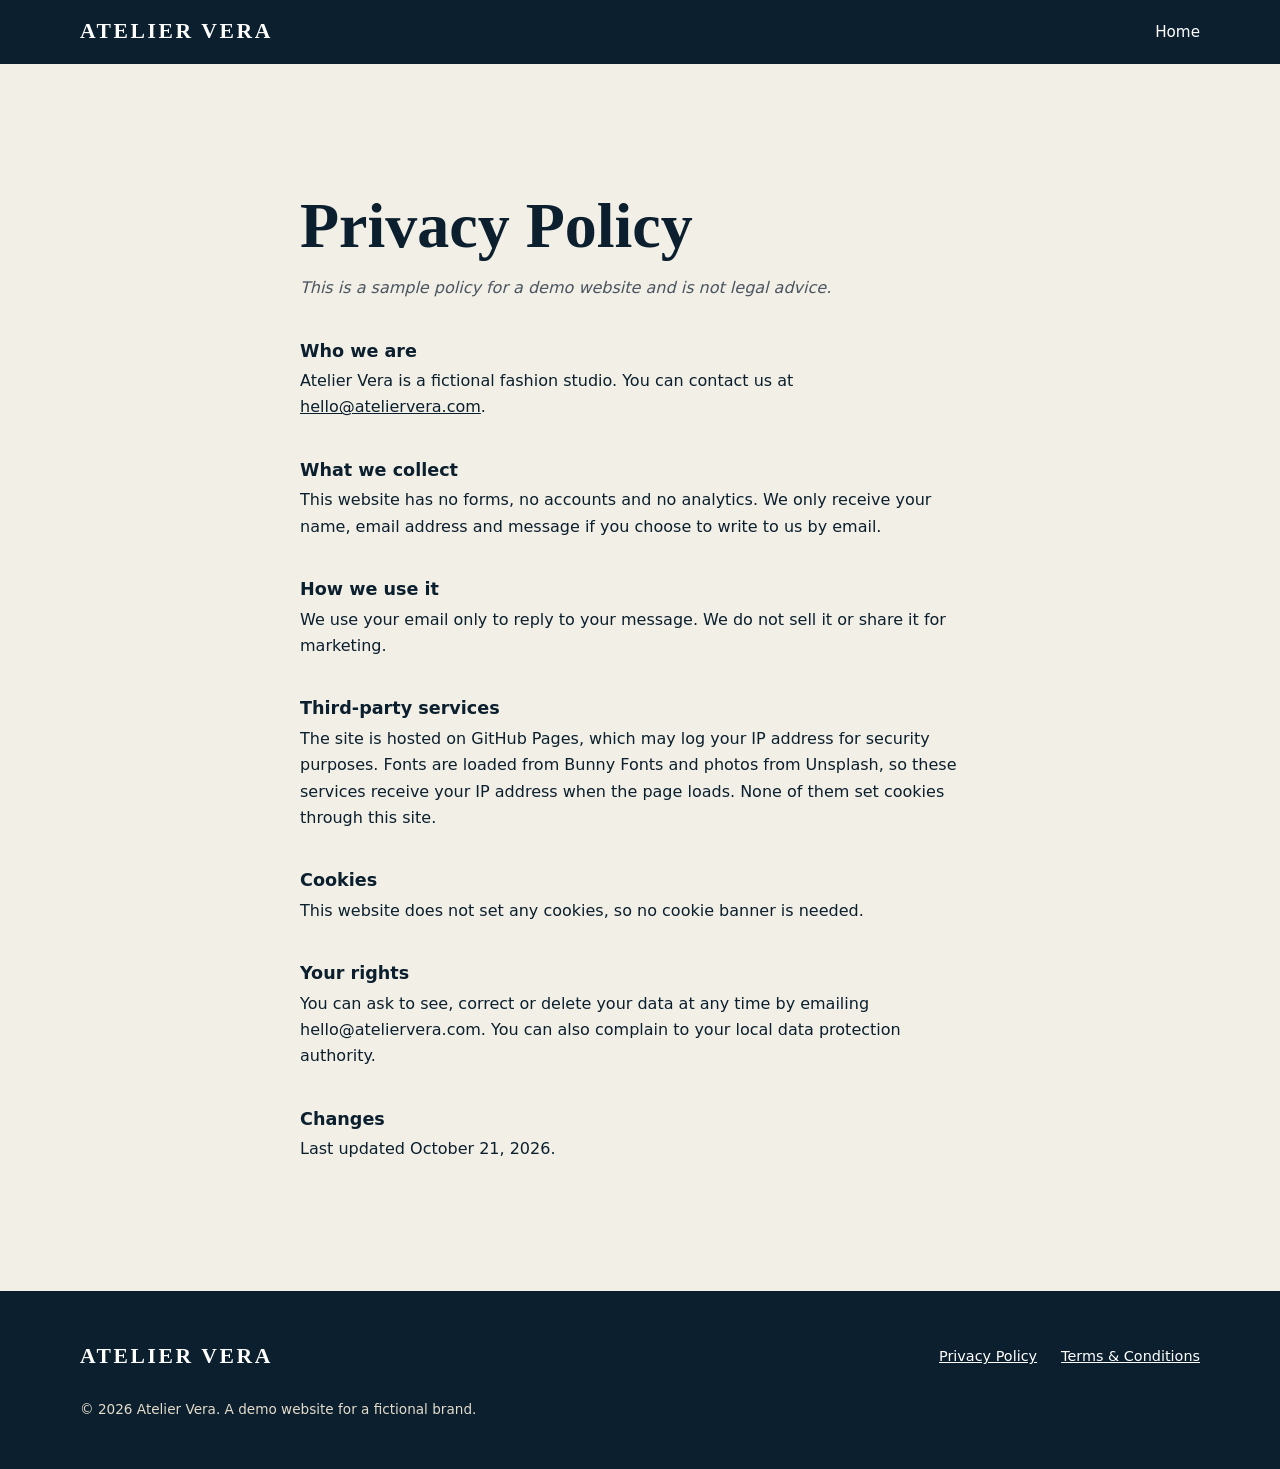
<file: privacy.html>
<!doctype html>
<html lang="en">
<head>
  <meta charset="utf-8">
  <meta name="viewport" content="width=device-width, initial-scale=1">
  <meta http-equiv="Content-Security-Policy" content="default-src 'self'; script-src 'self'; style-src 'self' https://fonts.bunny.net; font-src https://fonts.bunny.net; img-src 'self' https://images.unsplash.com; object-src 'none'; base-uri 'self'; form-action 'none'">
  <meta name="referrer" content="strict-origin-when-cross-origin">
  <title>Privacy Policy | Atelier Vera</title>
  <meta name="description" content="How the Atelier Vera demo website handles your data.">
  <link rel="preconnect" href="https://fonts.bunny.net">
  <link rel="stylesheet" href="https://fonts.bunny.net/css?family=cormorant-garamond:500,600|inter:400,500,600&display=swap">
  <link rel="stylesheet" href="css/style.css">
  <link rel="icon" href="assets/favicon.svg" type="image/svg+xml">
</head>
<body>
  <a class="skip-link" href="#main">Skip to content</a>

  <header class="site-header">
    <div class="container header-inner">
      <a class="logo" href="index.html" aria-label="Atelier Vera, home">ATELIER VERA</a>
      <nav class="site-nav site-nav--static" aria-label="Main">
        <ul>
          <li><a href="index.html">Home</a></li>
        </ul>
      </nav>
    </div>
  </header>

  <main id="main" class="legal">
    <div class="container">
      <h1>Privacy Policy</h1>
      <p class="note">This is a sample policy for a demo website and is not legal advice.</p>

      <h2>Who we are</h2>
      <p>Atelier Vera is a fictional fashion studio. You can contact us at <a href="mailto:hello@ateliervera.com">hello@ateliervera.com</a>.</p>

      <h2>What we collect</h2>
      <p>This website has no forms, no accounts and no analytics. We only receive your name, email address and message if you choose to write to us by email.</p>

      <h2>How we use it</h2>
      <p>We use your email only to reply to your message. We do not sell it or share it for marketing.</p>

      <h2>Third-party services</h2>
      <p>The site is hosted on GitHub Pages, which may log your IP address for security purposes. Fonts are loaded from Bunny Fonts and photos from Unsplash, so these services receive your IP address when the page loads. None of them set cookies through this site.</p>

      <h2>Cookies</h2>
      <p>This website does not set any cookies, so no cookie banner is needed.</p>

      <h2>Your rights</h2>
      <p>You can ask to see, correct or delete your data at any time by emailing hello@ateliervera.com. You can also complain to your local data protection authority.</p>

      <h2>Changes</h2>
      <p>Last updated October 21, 2026.</p>
    </div>
  </main>

  <footer class="site-footer">
    <div class="container footer-inner">
      <a class="logo" href="index.html">ATELIER VERA</a>
      <nav aria-label="Legal">
        <ul class="footer-links">
          <li><a href="privacy.html" aria-current="page">Privacy Policy</a></li>
          <li><a href="terms.html">Terms &amp; Conditions</a></li>
        </ul>
      </nav>
      <p class="footer-note">&copy; 2026 Atelier Vera. A demo website for a fictional brand.</p>
    </div>
  </footer>
</body>
</html>
</file>
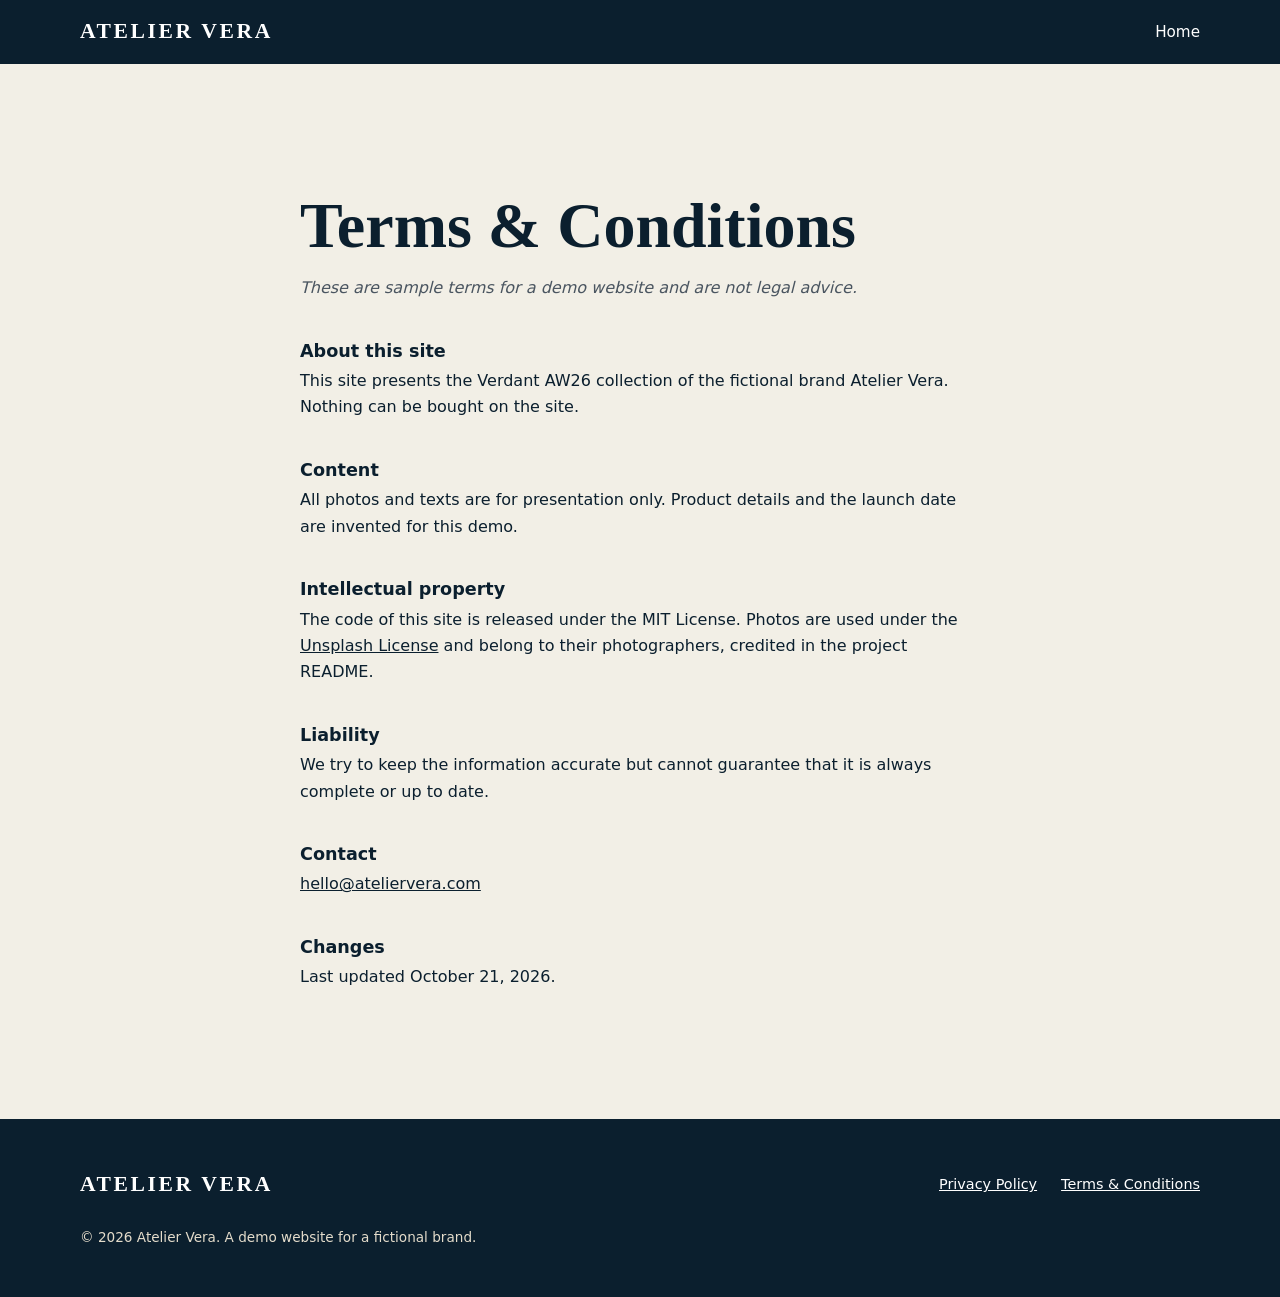
<file: terms.html>
<!doctype html>
<html lang="en">
<head>
  <meta charset="utf-8">
  <meta name="viewport" content="width=device-width, initial-scale=1">
  <meta http-equiv="Content-Security-Policy" content="default-src 'self'; script-src 'self'; style-src 'self' https://fonts.bunny.net; font-src https://fonts.bunny.net; img-src 'self' https://images.unsplash.com; object-src 'none'; base-uri 'self'; form-action 'none'">
  <meta name="referrer" content="strict-origin-when-cross-origin">
  <title>Terms &amp; Conditions | Atelier Vera</title>
  <meta name="description" content="Terms of use for the Atelier Vera demo website.">
  <link rel="preconnect" href="https://fonts.bunny.net">
  <link rel="stylesheet" href="https://fonts.bunny.net/css?family=cormorant-garamond:500,600|inter:400,500,600&display=swap">
  <link rel="stylesheet" href="css/style.css">
  <link rel="icon" href="assets/favicon.svg" type="image/svg+xml">
</head>
<body>
  <a class="skip-link" href="#main">Skip to content</a>

  <header class="site-header">
    <div class="container header-inner">
      <a class="logo" href="index.html" aria-label="Atelier Vera, home">ATELIER VERA</a>
      <nav class="site-nav site-nav--static" aria-label="Main">
        <ul>
          <li><a href="index.html">Home</a></li>
        </ul>
      </nav>
    </div>
  </header>

  <main id="main" class="legal">
    <div class="container">
      <h1>Terms &amp; Conditions</h1>
      <p class="note">These are sample terms for a demo website and are not legal advice.</p>

      <h2>About this site</h2>
      <p>This site presents the Verdant AW26 collection of the fictional brand Atelier Vera. Nothing can be bought on the site.</p>

      <h2>Content</h2>
      <p>All photos and texts are for presentation only. Product details and the launch date are invented for this demo.</p>

      <h2>Intellectual property</h2>
      <p>The code of this site is released under the MIT License. Photos are used under the <a href="https://unsplash.com/license">Unsplash License</a> and belong to their photographers, credited in the project README.</p>

      <h2>Liability</h2>
      <p>We try to keep the information accurate but cannot guarantee that it is always complete or up to date.</p>

      <h2>Contact</h2>
      <p><a href="mailto:hello@ateliervera.com">hello@ateliervera.com</a></p>

      <h2>Changes</h2>
      <p>Last updated October 21, 2026.</p>
    </div>
  </main>

  <footer class="site-footer">
    <div class="container footer-inner">
      <a class="logo" href="index.html">ATELIER VERA</a>
      <nav aria-label="Legal">
        <ul class="footer-links">
          <li><a href="privacy.html">Privacy Policy</a></li>
          <li><a href="terms.html" aria-current="page">Terms &amp; Conditions</a></li>
        </ul>
      </nav>
      <p class="footer-note">&copy; 2026 Atelier Vera. A demo website for a fictional brand.</p>
    </div>
  </footer>
</body>
</html>
</file>
<file: css/style.css>
/* Atelier Vera: Verdant AW26 landing page */

:root {
  --navy: #0b1f2e;
  --navy-soft: #13304a;
  --cream: #f2efe6;
  --sand: #e4dccb;
  --moss: #3f5a3a;
  --brass: #c9a227;
  --ink: #0b1f2e;
  --muted: #4a5560;
  --white: #ffffff;

  --font-display: "Cormorant Garamond", Georgia, "Times New Roman", serif;
  --font-body: "Inter", system-ui, -apple-system, "Segoe UI", Roboto, sans-serif;

  --container: 1200px;
  --gutter: clamp(16px, 4vw, 40px);
  --section-space: clamp(64px, 10vw, 128px);
  --header-h: 64px;
}

*,
*::before,
*::after {
  box-sizing: border-box;
}

html {
  scroll-behavior: smooth;
  scroll-padding-top: var(--header-h);
}

body {
  margin: 0;
  background: var(--cream);
  color: var(--ink);
  font-family: var(--font-body);
  font-size: 1rem;
  line-height: 1.65;
  -webkit-font-smoothing: antialiased;
}

img {
  display: block;
  max-width: 100%;
  height: auto;
}

a {
  color: inherit;
}

a:focus-visible,
button:focus-visible {
  outline: 2px solid var(--brass);
  outline-offset: 3px;
}

h1,
h2,
h3 {
  margin: 0;
  font-family: var(--font-display);
  font-weight: 600;
  line-height: 1.05;
}

p {
  margin: 0;
}

ul {
  margin: 0;
  padding: 0;
  list-style: none;
}

figure {
  margin: 0;
}

.container {
  width: 100%;
  max-width: var(--container);
  margin: 0 auto;
  padding: 0 var(--gutter);
}

.visually-hidden {
  position: absolute;
  width: 1px;
  height: 1px;
  overflow: hidden;
  clip: rect(0 0 0 0);
  white-space: nowrap;
}

.skip-link {
  position: absolute;
  top: -100px;
  left: 16px;
  z-index: 100;
  padding: 8px 16px;
  background: var(--brass);
  color: var(--navy);
  font-weight: 600;
  text-decoration: none;
}

.skip-link:focus {
  top: 12px;
}

.section-title {
  font-size: clamp(2.25rem, 5vw, 3.75rem);
}

.center {
  text-align: center;
}

.eyebrow {
  font-size: 0.8rem;
  font-weight: 600;
  letter-spacing: 0.2em;
  text-transform: uppercase;
}

.link-arrow {
  display: inline-block;
  margin-top: 24px;
  font-weight: 500;
  text-underline-offset: 6px;
}

.link-arrow::after {
  content: " \2192";
}

.button {
  display: inline-block;
  margin-top: 32px;
  padding: 14px 28px;
  border: 1px solid currentColor;
  font-weight: 500;
  text-decoration: none;
  transition: background-color 0.2s, color 0.2s;
}

.button:hover {
  background: var(--white);
  color: var(--navy);
}

/* Header */

.site-header {
  position: sticky;
  top: 0;
  z-index: 50;
  background: var(--navy);
  color: var(--white);
}

.header-inner {
  display: flex;
  align-items: center;
  justify-content: space-between;
  min-height: var(--header-h);
}

.logo {
  font-family: var(--font-display);
  font-size: 1.35rem;
  font-weight: 600;
  letter-spacing: 0.12em;
  text-decoration: none;
}

.site-nav ul {
  display: flex;
  gap: 32px;
}

.site-nav a {
  font-size: 0.95rem;
  text-decoration: none;
  text-underline-offset: 6px;
}

.site-nav a:hover {
  text-decoration: underline;
}

.nav-toggle {
  display: none;
  width: 44px;
  height: 44px;
  padding: 0;
  border: 0;
  background: transparent;
  color: inherit;
  cursor: pointer;
}

.nav-toggle-bar,
.nav-toggle-bar::before,
.nav-toggle-bar::after {
  display: block;
  width: 24px;
  height: 2px;
  margin: 0 auto;
  background: currentColor;
  transition: transform 0.2s;
}

.nav-toggle-bar {
  position: relative;
}

.nav-toggle-bar::before,
.nav-toggle-bar::after {
  content: "";
  position: absolute;
  left: 0;
}

.nav-toggle-bar::before {
  top: -7px;
}

.nav-toggle-bar::after {
  top: 7px;
}

.nav-toggle[aria-expanded="true"] .nav-toggle-bar {
  background: transparent;
}

.nav-toggle[aria-expanded="true"] .nav-toggle-bar::before {
  transform: translateY(7px) rotate(45deg);
}

.nav-toggle[aria-expanded="true"] .nav-toggle-bar::after {
  transform: translateY(-7px) rotate(-45deg);
}

/* Hero */

.hero {
  position: relative;
  overflow: hidden;
  padding: clamp(48px, 8vw, 96px) 0;
  background: var(--moss);
  color: var(--white);
}

.hero-bg {
  position: absolute;
  inset: 0;
  width: 100%;
  height: 100%;
  object-fit: cover;
  filter: brightness(0.45);
}

.hero-grid {
  position: relative;
  display: grid;
  grid-template-columns: 1fr minmax(0, 420px) 1fr;
  gap: clamp(24px, 4vw, 56px);
  align-items: center;
}

.hero h1 {
  margin-top: 12px;
  font-size: clamp(3.5rem, 9vw, 7rem);
}

.hero h1 span {
  display: block;
  color: var(--brass);
}

.hero-photo {
  border: 12px solid var(--brass);
}

.hero-photo img {
  width: 100%;
  aspect-ratio: 3 / 4;
  object-fit: cover;
}

.hero-side p {
  font-size: 1.1rem;
}

/* Launch */

.launch {
  padding: var(--section-space) 0;
}

.launch-grid {
  display: grid;
  grid-template-columns: repeat(3, 1fr);
  gap: 32px;
  margin-top: 56px;
}

.launch-grid li {
  padding-top: 24px;
  border-top: 1px solid var(--ink);
}

.launch-grid h3 {
  margin-bottom: 12px;
  font-size: 1.75rem;
}

.launch-grid p {
  color: var(--muted);
}

/* Lookbook */

.lookbook {
  padding: var(--section-space) 0;
  background: var(--sand);
}

.lookbook-head {
  display: flex;
  flex-wrap: wrap;
  align-items: flex-end;
  justify-content: space-between;
  gap: 24px;
  margin-bottom: 48px;
}

.lookbook-head p {
  max-width: 520px;
  margin-top: 16px;
}

.lookbook-note {
  font-size: 0.9rem;
  font-weight: 600;
  letter-spacing: 0.08em;
  text-transform: uppercase;
}

.looks {
  display: grid;
  grid-template-columns: repeat(4, 1fr);
  gap: 24px;
}

.look img {
  width: 100%;
  aspect-ratio: 3 / 4;
  object-fit: cover;
}

.look h3 {
  margin-top: 16px;
  font-size: 1.5rem;
}

.look p {
  color: var(--muted);
  font-size: 0.95rem;
}

/* About */

.about {
  padding: var(--section-space) 0;
  background: var(--navy);
  color: var(--white);
}

.about-grid {
  display: grid;
  grid-template-columns: 1fr 1fr;
  gap: clamp(32px, 6vw, 80px);
  align-items: center;
}

.about-photo {
  border: 12px solid var(--sand);
}

.about-photo img {
  width: 100%;
  aspect-ratio: 4 / 5;
  object-fit: cover;
}

.about-copy p {
  margin-top: 24px;
  font-size: 1.05rem;
}

.about blockquote {
  margin: 40px 0 0;
  padding-left: 24px;
  border-left: 2px solid var(--brass);
}

.about blockquote p {
  margin: 0;
  font-family: var(--font-display);
  font-size: 1.6rem;
  line-height: 1.3;
}

.about blockquote footer {
  margin-top: 12px;
  font-size: 0.9rem;
  color: var(--sand);
}

/* Studio */

.studio {
  padding: var(--section-space) 0;
}

.studio-grid {
  display: grid;
  grid-template-columns: 1fr 1.2fr;
  gap: clamp(32px, 6vw, 80px);
  align-items: center;
}

.studio-copy p {
  margin-top: 24px;
  color: var(--muted);
  font-size: 1.05rem;
}

.studio-photo img {
  width: 100%;
  aspect-ratio: 3 / 2;
  object-fit: cover;
}

/* Contact */

.contact {
  padding: var(--section-space) 0;
  background: var(--moss);
  color: var(--white);
}

.contact-inner {
  max-width: 720px;
  text-align: center;
}

.contact-inner p {
  margin-top: 24px;
  font-size: 1.1rem;
}

/* Footer */

.site-footer {
  padding: 48px 0;
  background: var(--navy);
  color: var(--white);
}

.footer-inner {
  display: flex;
  flex-wrap: wrap;
  align-items: center;
  justify-content: space-between;
  gap: 24px;
}

.footer-links {
  display: flex;
  gap: 24px;
}

.footer-links a {
  font-size: 0.9rem;
}

.footer-note {
  width: 100%;
  color: var(--sand);
  font-size: 0.85rem;
}

/* Legal pages */

.legal {
  padding: var(--section-space) 0;
}

.legal .container {
  max-width: 760px;
}

.legal h1 {
  font-size: clamp(2.5rem, 6vw, 4rem);
}

.legal .note {
  margin-top: 16px;
  font-style: italic;
  color: var(--muted);
}

.legal h2 {
  margin-top: 40px;
  font-family: var(--font-body);
  font-size: 1.1rem;
  font-weight: 600;
}

.legal p {
  margin-top: 8px;
}

/* Reveal on scroll (only when JS is on and motion is allowed) */

.js .reveal {
  opacity: 0;
  transform: translateY(24px);
  transition: opacity 0.7s ease, transform 0.7s ease;
}

.js .reveal.is-visible {
  opacity: 1;
  transform: none;
}

@media (prefers-reduced-motion: reduce) {
  html {
    scroll-behavior: auto;
  }

  .js .reveal {
    opacity: 1;
    transform: none;
    transition: none;
  }
}

/* Tablet */

@media (max-width: 960px) {
  .hero-grid {
    grid-template-columns: 1fr 1fr;
  }

  .hero-copy {
    grid-column: 1 / -1;
  }

  .looks {
    grid-template-columns: repeat(2, 1fr);
  }
}

/* Mobile */

@media (max-width: 720px) {
  .nav-toggle {
    display: block;
  }

  .site-nav {
    position: absolute;
    top: 100%;
    left: 0;
    right: 0;
    display: none;
    padding: 8px var(--gutter) 24px;
    background: var(--navy);
  }

  .site-nav.is-open,
  .site-nav--static {
    display: block;
  }

  .site-nav--static {
    position: static;
    padding: 0;
    background: none;
  }

  .site-nav ul {
    flex-direction: column;
    gap: 0;
  }

  .site-nav a {
    display: block;
    padding: 12px 0;
    font-size: 1.1rem;
  }

  .hero-grid,
  .launch-grid,
  .about-grid,
  .studio-grid {
    grid-template-columns: 1fr;
  }

  .hero-photo {
    border-width: 8px;
  }

  .looks {
    grid-template-columns: 1fr;
  }

  .about-photo {
    border-width: 8px;
  }

  .footer-links {
    flex-direction: column;
    gap: 8px;
  }
}
</file>
